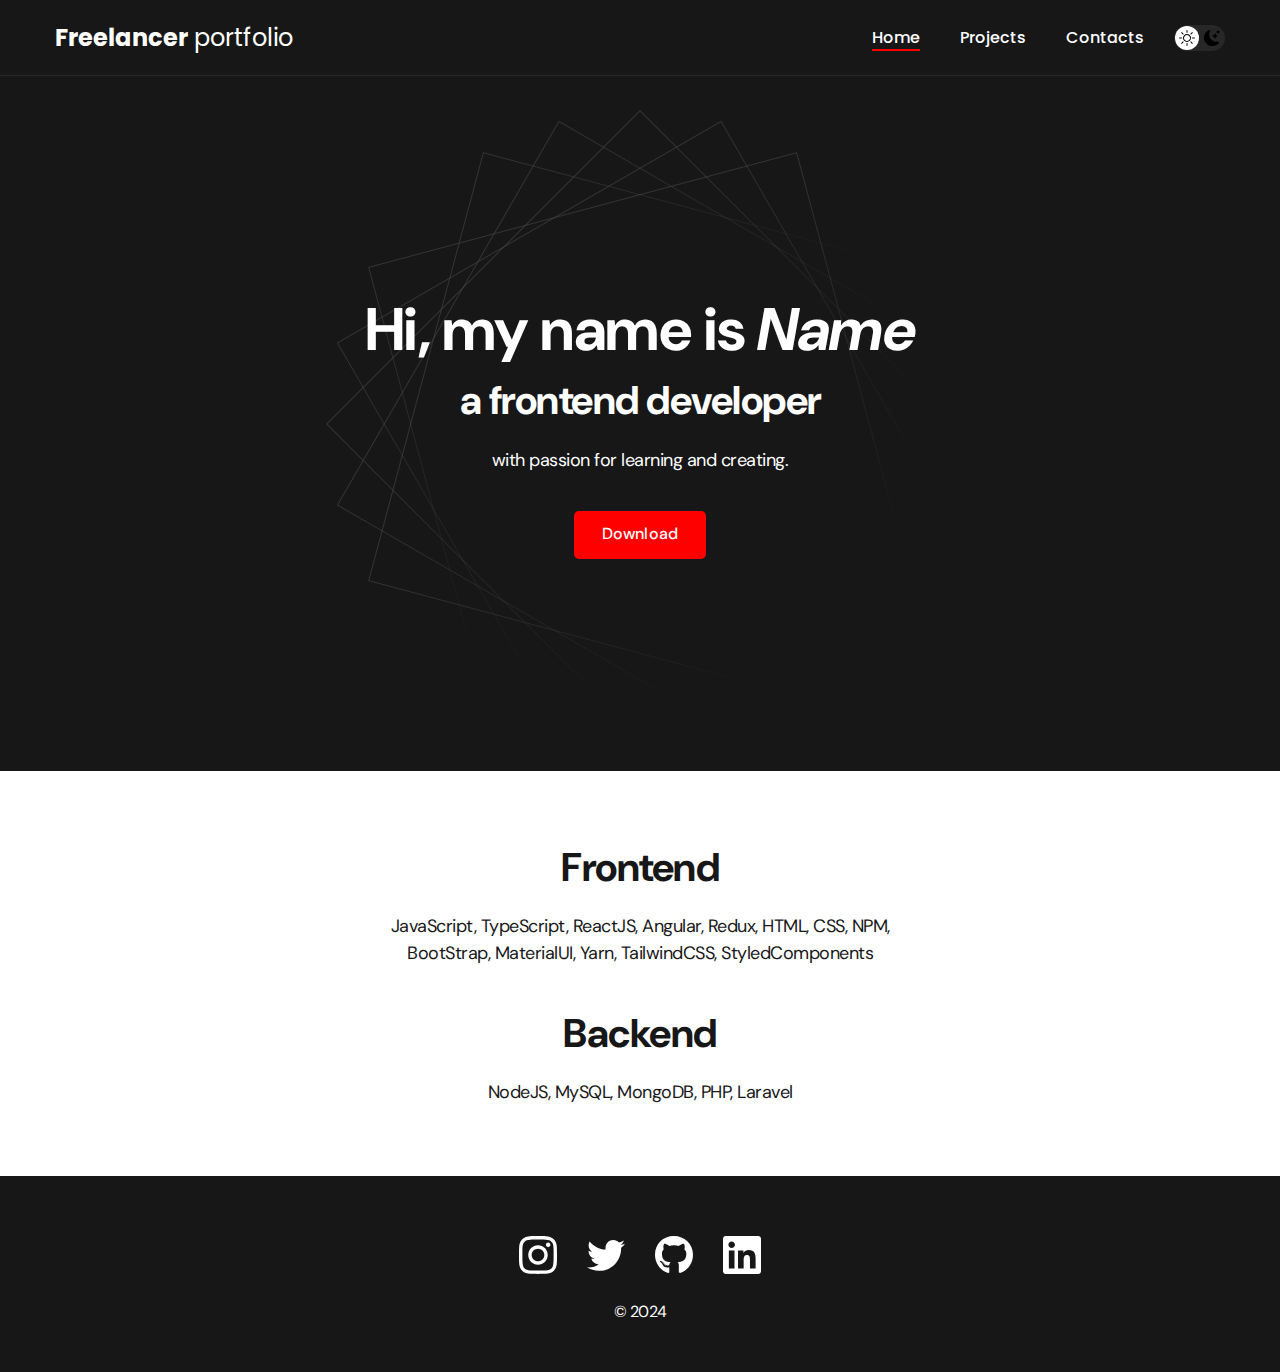
<file: index.html>
<!DOCTYPE html>
<html lang="en">
<head>
    <meta charset="UTF-8">
    <meta http-equiv="X-UA-Compatible" content="IE=edge">
    <meta name="viewport" content="width=device-width, initial-scale=1.0">
    <title>portfolio</title>
    <link rel="stylesheet" href="css/main.css">
</head>
<body>
    <nav class="nav">
        <div class="container">
            <div class="nav-row">
                <a href="./index.html" class="logo"><strong>Freelancer</strong> portfolio</a>

                <button class="dark-mode-btn">
                    <img src="img/icons/sun.svg" alt="Light mode" class="dark-mode-btn__icon">
                    <img src="img/icons/moon.svg" alt="Dark mode" class="dark-mode-btn__icon">
                </button>

                <ul class="nav-list">
                    <li class="nav-list__item"><a href="./index.html" class="nav-list__link nav-list__link--active">Home</a></li>
                    <li class="nav-list__item"><a href="./projects.html" class="nav-list__link">Projects</a></li>
                    <li class="nav-list__item"><a href="./contacts.html" class="nav-list__link">Contacts</a></li>
                </ul>
            </div>
        </div>
    </nav>

    <header class="header">

        <div class="header__wrapper">
            <h1 class="header__title">
                <strong>Hi, my name is <i>Name</i></strong><br>
                a frontend developer
            </h1>
            <div class="header__text">
                <p>with passion for learning and creating.</p>
            </div>
            <a href="#!" class="btn">Download</a>
        </div>
    </header>

    <main class="section">
        <div class="container">

                <ul class="content-list">
                    <li class="content-list__item">
                        <h2 class="title-2">Frontend</h2>
                        <p>JavaScript, TypeScript, ReactJS, Angular, Redux, HTML, CSS, NPM, BootStrap, MaterialUI, Yarn, TailwindCSS, StyledComponents</p>
                    </li>
                    <li class="content-list__item">
                        <h2 class="title-2">Backend</h2>
                        <p>NodeJS, MySQL, MongoDB, PHP, Laravel</p>
                    </li>
                </ul>

        </div>
    </main>

    <footer class="footer">
        <div class="container">
            <div class="footer__wrapper">
                <ul class="social">
                    <li class="social__item"><a href="#!"><img src="./img/icons/instagram.svg" alt="Link"></a></li>
                    <li class="social__item"><a href="#!"><img src="./img/icons/twitter.svg" alt="Link"></a></li>
                    <li class="social__item"><a href="#!"><img src="./img/icons/gitHub.svg" alt="Link"></a></li>
                    <li class="social__item"><a href="#!"><img src="./img/icons/linkedIn.svg" alt="Link"></a></li>
                </ul>
                <div class="copyright">
                    <p>© 2024</p>
                </div>
            </div>
        </div>
    </footer>

    <script src="js/main.js"></script>

</body>
</html>
</file>
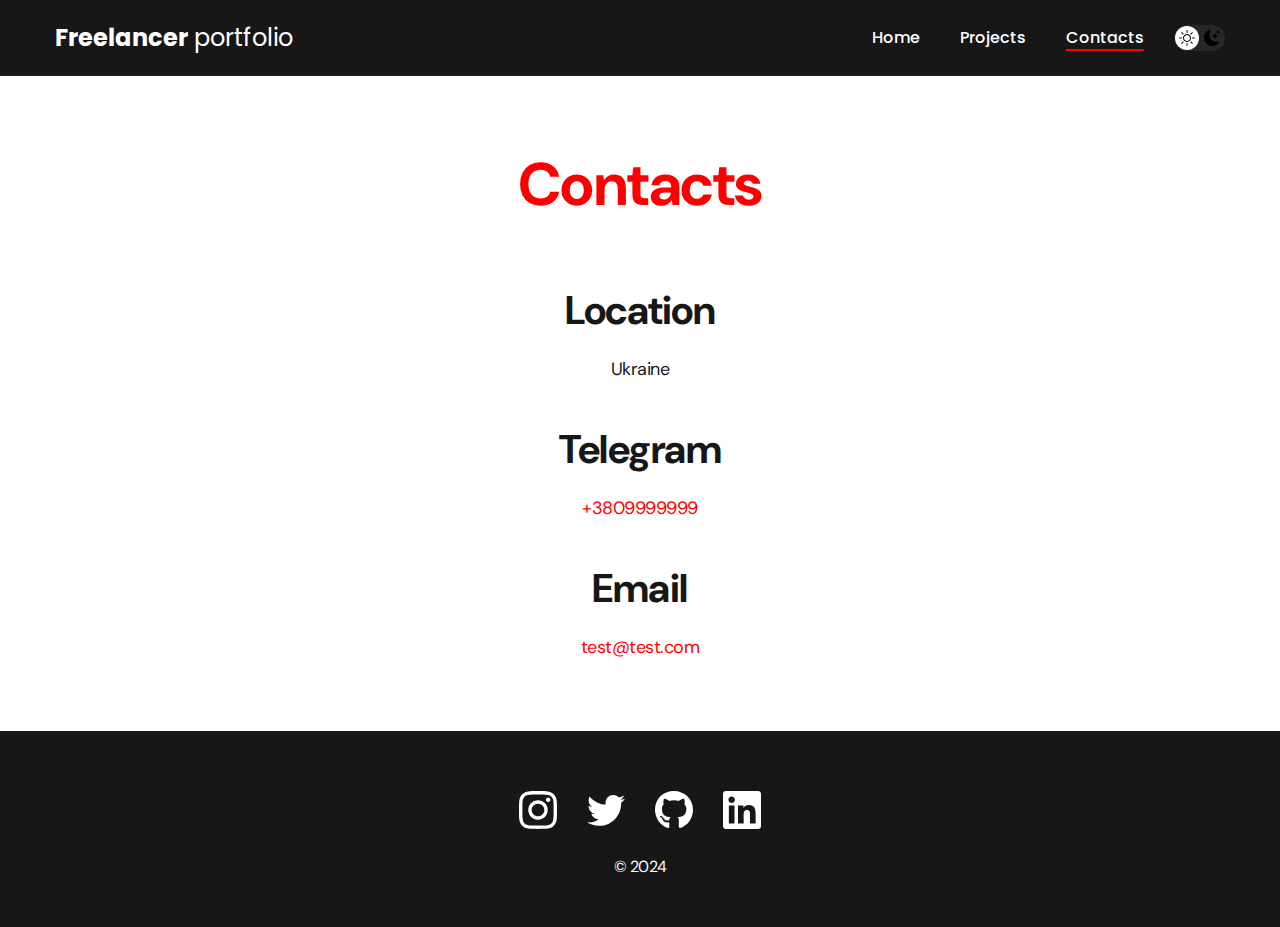
<file: contacts.html>
<!DOCTYPE html>
<html lang="en">
<head>
    <meta charset="UTF-8">
    <meta http-equiv="X-UA-Compatible" content="IE=edge">
    <meta name="viewport" content="width=device-width, initial-scale=1.0">
    <title>portfolio</title>
    <link rel="stylesheet" href="./css/main.css">
</head>
<body>
    <nav class="nav">
        <div class="container">
            <div class="nav-row">
                <a href="./index.html" class="logo"><strong>Freelancer</strong> portfolio</a>

                <button class="dark-mode-btn">
                    <img src="./img/icons/sun.svg" alt="Light mode" class="dark-mode-btn__icon">
                    <img src="./img/icons/moon.svg" alt="Dark mode" class="dark-mode-btn__icon">
                </button>

                <ul class="nav-list">
                    <li class="nav-list__item"><a href="./index.html" class="nav-list__link">Home</a></li>
                    <li class="nav-list__item"><a href="./projects.html" class="nav-list__link">Projects</a></li>
                    <li class="nav-list__item"><a href="./contacts.html" class="nav-list__link nav-list__link--active">Contacts</a></li>
                </ul>
            </div>
        </div>
    </nav>

    <main class="section">
        <div class="container">
                <h1 class="title-1">Contacts</h1>

                <ul class="content-list">
                    <li class="content-list__item">
                        <h2 class="title-2">Location</h2>
                        <p>Ukraine</p>
                    </li>
                    <li class="content-list__item">
                        <h2 class="title-2">Telegram </h2>
                        <p><a href="tel:+3809999999">+3809999999</a></p>
                    </li>
                    <li class="content-list__item">
                        <h2 class="title-2">Email</h2>
                        <p><a href="">test@test.com</a></p>
                    </li>
                </ul>

        </div>
    </main>

    <footer class="footer">
        <div class="container">
            <div class="footer__wrapper">
                <ul class="social">
                    <li class="social__item"><a href="#!"><img src="./img/icons/instagram.svg" alt="Link"></a></li>
                    <li class="social__item"><a href="#!"><img src="./img/icons/twitter.svg" alt="Link"></a></li>
                    <li class="social__item"><a href="#!"><img src="./img/icons/gitHub.svg" alt="Link"></a></li>
                    <li class="social__item"><a href="#!"><img src="./img/icons/linkedIn.svg" alt="Link"></a></li>
                </ul>
                <div class="copyright">
                    <p>© 2024</p>
                </div>
            </div>
        </div>
    </footer>

    <script src="js/main.js"></script>

</body>
</html>
</file>
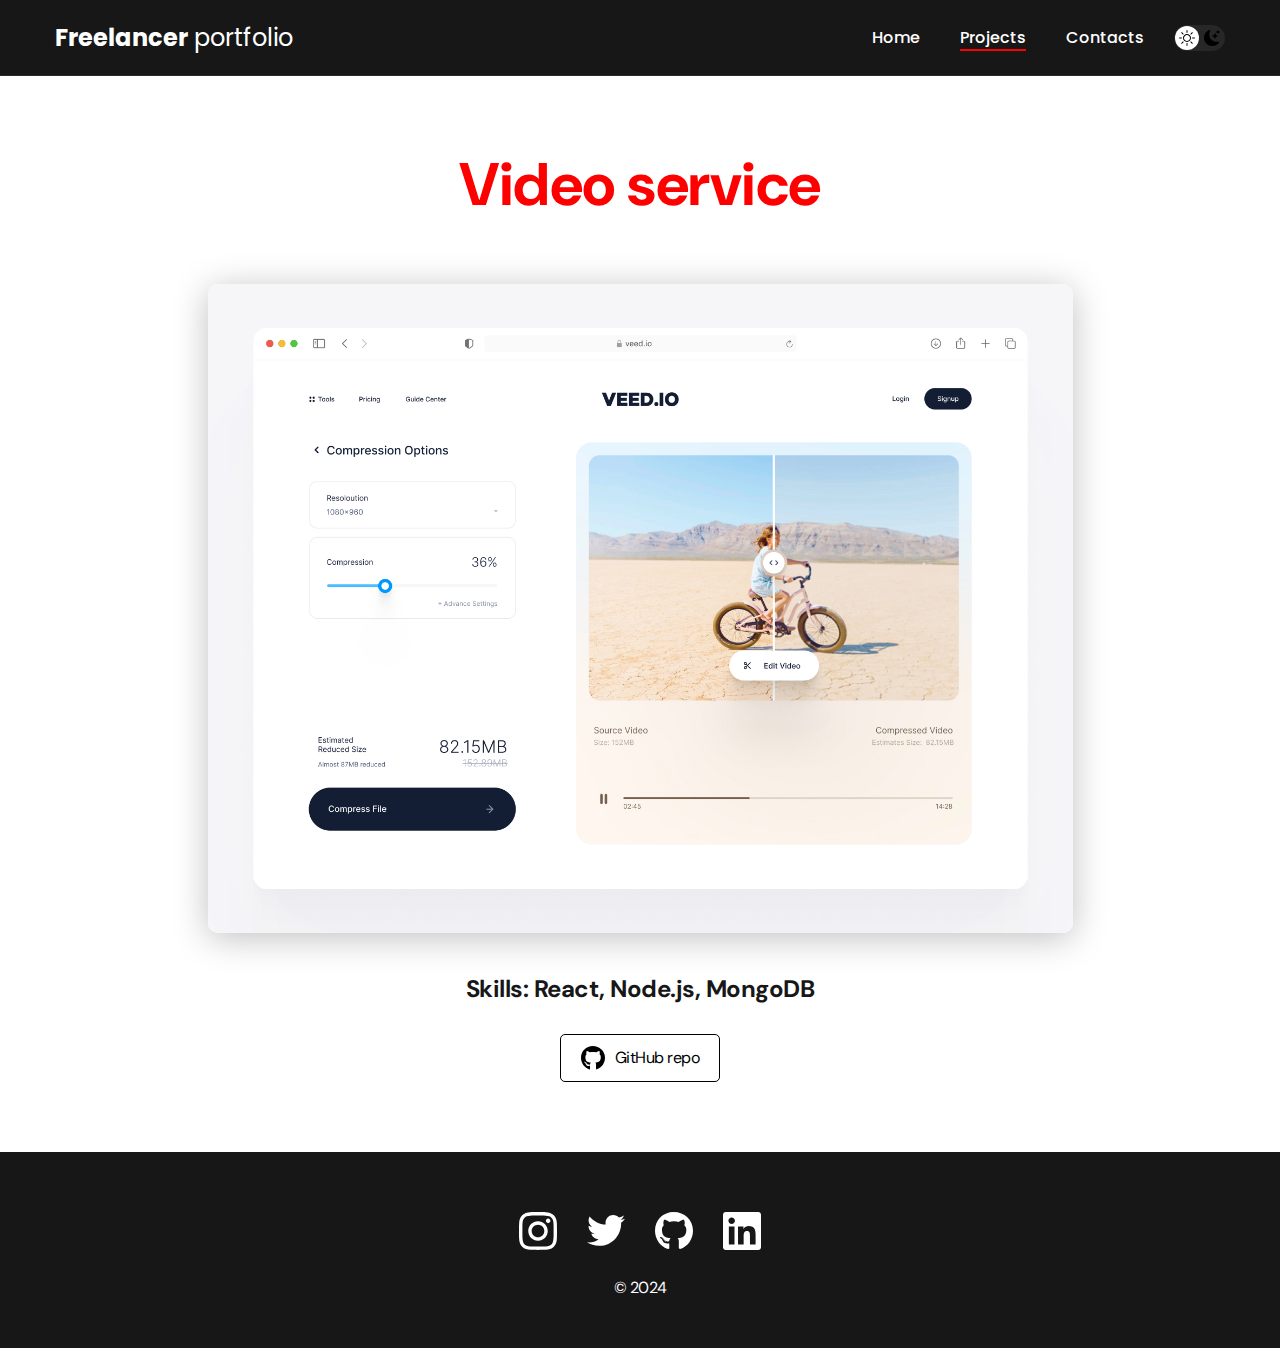
<file: project-page.html>
<!DOCTYPE html>
<html lang="en">
<head>
    <meta charset="UTF-8">
    <meta http-equiv="X-UA-Compatible" content="IE=edge">
    <meta name="viewport" content="width=device-width, initial-scale=1.0">
    <title>portfolio</title>
    <link rel="stylesheet" href="./css/main.css">
</head>
<body>
    <nav class="nav">
        <div class="container">
            <div class="nav-row">
                <a href="./index.html" class="logo"><strong>Freelancer</strong> portfolio</a>

                <button class="dark-mode-btn">
                    <img src="./img/icons/sun.svg" alt="Light mode" class="dark-mode-btn__icon">
                    <img src="./img/icons/moon.svg" alt="Dark mode" class="dark-mode-btn__icon">
                </button>

                <ul class="nav-list">
                    <li class="nav-list__item"><a href="./index.html" class="nav-list__link ">Home</a></li>
                    <li class="nav-list__item"><a href="./projects.html" class="nav-list__link nav-list__link--active">Projects</a></li>
                    <li class="nav-list__item"><a href="./contacts.html" class="nav-list__link">Contacts</a></li>
                </ul>
            </div>
        </div>
    </nav>

    <main class="section">
        <div class="container">
            <div class="project-details">

                <h1 class="title-1">Video service</h1>

                <img src="./img/projects/02-big.jpg" alt="" class="project-details__cover">

                <div class="project-details__desc">
                    <p>Skills: React, Node.js, MongoDB</p>
                </div>

                <a href="#!" class="btn-outline">
                    <img src="./img/icons/gitHub-black.svg" alt="">
                    GitHub repo
                </a>

            </div>
        </div>
    </main>

    <footer class="footer">
        <div class="container">
            <div class="footer__wrapper">
                <ul class="social">
                    <li class="social__item"><a href="#!"><img src="./img/icons/instagram.svg" alt="Link"></a></li>
                    <li class="social__item"><a href="#!"><img src="./img/icons/twitter.svg" alt="Link"></a></li>
                    <li class="social__item"><a href="#!"><img src="./img/icons/gitHub.svg" alt="Link"></a></li>
                    <li class="social__item"><a href="#!"><img src="./img/icons/linkedIn.svg" alt="Link"></a></li>
                </ul>
                <div class="copyright">
                    <p>© 2024</p>
                </div>
            </div>
        </div>
    </footer>

    <script src="js/main.js"></script>

</body>
</html>
</file>
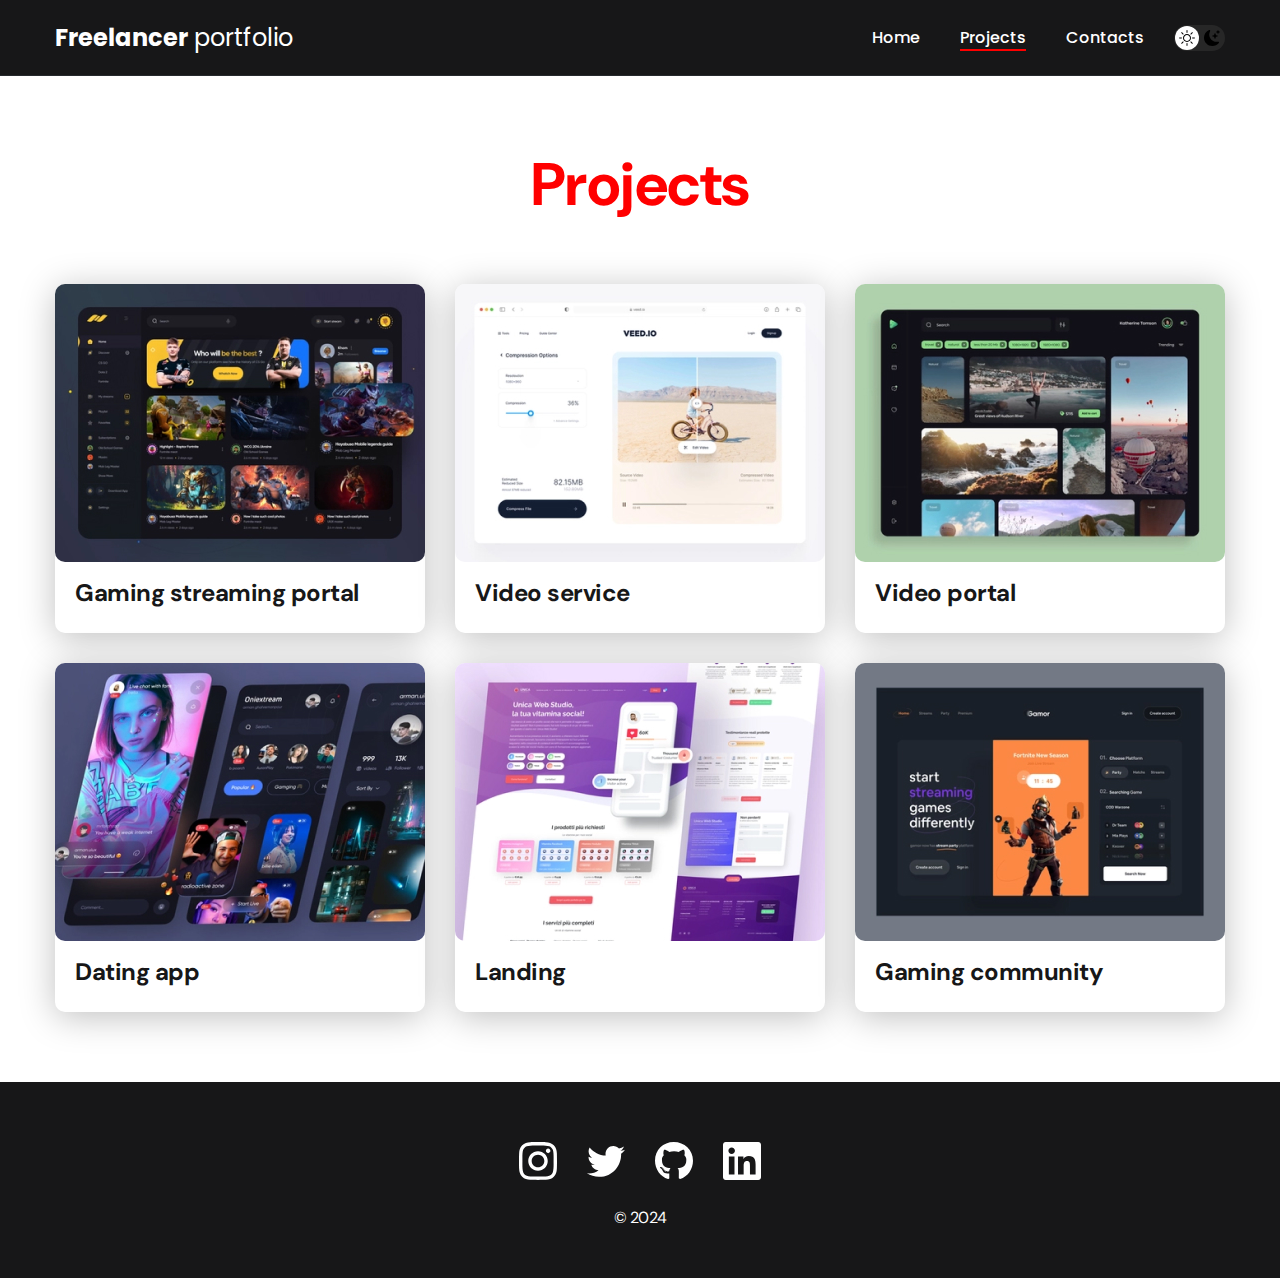
<file: projects.html>
<!DOCTYPE html>
<html lang="en">
<head>
    <meta charset="UTF-8">
    <meta http-equiv="X-UA-Compatible" content="IE=edge">
    <meta name="viewport" content="width=device-width, initial-scale=1.0">
    <title>portfolio</title>
    <link rel="stylesheet" href="css/main.css">
</head>
<body>
    <nav class="nav">
        <div class="container">
            <div class="nav-row">
                <a href="./index.html" class="logo"><strong>Freelancer</strong> portfolio</a>

                <button class="dark-mode-btn">
                    <img src="./img/icons/sun.svg" alt="Light mode" class="dark-mode-btn__icon">
                    <img src="./img/icons/moon.svg" alt="Dark mode" class="dark-mode-btn__icon">
                </button>

                <ul class="nav-list">
                    <li class="nav-list__item"><a href="./index.html" class="nav-list__link ">Home</a></li>
                    <li class="nav-list__item"><a href="./projects.html" class="nav-list__link nav-list__link--active">Projects</a></li>
                    <li class="nav-list__item"><a href="./contacts.html" class="nav-list__link">Contacts</a></li>
                </ul>
            </div>
        </div>
    </nav>

 <main class="section">
        <div class="container">
            <h2 class="title-1">Projects</h2>
            <ul class="projects">
                <li class="project">
                    <a href="./project-page.html">
                        <img src="./img/projects/01.jpg" alt="Project img" class="project__img">
                        <h3 class="project__title">Gaming streaming portal</h3>
                    </a>
                </li>
                <li class="project">
                    <a href="./project-page.html">
                        <img src="./img/projects/02.jpg" alt="Project img" class="project__img">
                        <h3 class="project__title">Video service</h3>
                    </a>
                </li>
                <li class="project">
                    <a href="./project-page.html">
                        <img src="./img/projects/03.jpg" alt="Project img" class="project__img">
                        <h3 class="project__title">Video portal</h3>
                    </a>
                </li>

                <li class="project">
                    <img src="./img/projects/04.jpg" alt="Project img" class="project__img">
                    <h3 class="project__title">Dating app</h3>
                </li>
                <li class="project">
                    <img src="./img/projects/05.jpg" alt="Project img" class="project__img">
                    <h3 class="project__title">Landing</h3>
                </li>
                <li class="project">
                    <img src="./img/projects/06.jpg" alt="Project img" class="project__img">
                    <h3 class="project__title">Gaming community</h3>
                </li>

            </ul>
        </div>
    </main>
    <footer class="footer">
        <div class="container">
            <div class="footer__wrapper">
                <ul class="social">
                    <li class="social__item"><a href="#!"><img src="./img/icons/instagram.svg" alt="Link"></a></li>
                    <li class="social__item"><a href="#!"><img src="./img/icons/twitter.svg" alt="Link"></a></li>
                    <li class="social__item"><a href="#!"><img src="./img/icons/gitHub.svg" alt="Link"></a></li>
                    <li class="social__item"><a href="#!"><img src="./img/icons/linkedIn.svg" alt="Link"></a></li>
                </ul>
                <div class="copyright">
                    <p>© 2024</p>
                </div>
            </div>
        </div>
    </footer>

    <script src="js/main.js"></script>

</body>
</html>
</file>
<file: css/main.css>
@import './reset.css';
@import url('https://fonts.googleapis.com/css2?family=DM+Sans:wght@400;500;700&family=Poppins:wght@400;500;700&display=swap');

:root {
	/* Colors */
	--blackpure: #000;
	--black: #171718;
	--black-border: #26292d;
	--white: #fff;
	--purple: red;

	/* Nav */
	--nav-bg: var(--black);
	--nav-border: var(--black-border);
	--nav-text: var(--white);

	/* Header */
	--header-bg: var(--black);
	--header-text: var(--white);

	/* Footer */
	--footer-bg: var(--black);
	--footer-text: var(--white);

	/* Light mode */
	--page-bg: var(--white);
	--text-color: var(--black);
	--accent: var(--purple);
	--title-1: var(--accent);

	--project-card-bg: var(--white);
	--project-card-text: var(--black);
	--box-shadow: 0px 5px 35px rgba(0, 0, 0, 0.25);
}

.dark {
	/* Dark mode */
	--page-bg: #252526;
	--text-color: var(--white);

	--title-1: var(--white);

	--project-card-bg: var(--black);
	--project-card-text: var(--white);
	--box-shadow: 0px 5px 35px rgba(0, 0, 0, 0.8);
}

html,
body {
	display: flex;
	flex-direction: column;
	min-height: 100vh;

	font-family: 'DM Sans', sans-serif;
	letter-spacing: -0.5px;

	/* Light mode */
	background-color: var(--page-bg);
	color: var(--text-color);
}

/* General */

.container {
	margin: 0 auto;
	padding: 0 15px;
	max-width: 1200px;
}

.none {
	display: none !important;
}

.section {
	padding: 70px 0;
}

.title-1 {
	margin-bottom: 60px;

	font-size: 60px;
	font-weight: 700;
	line-height: 1.3;
	color: var(--title-1);
	text-align: center;
}

.title-2 {
	margin-bottom: 20px;

	font-size: 40px;
	font-weight: 700;
	line-height: 1.3;
}

/* Nav */

.nav {
	padding: 20px 0;
	background-color: var(--nav-bg);
	border-bottom: 1px solid var(--nav-border);
	color: var(--nav-text);
	letter-spacing: normal;
}

.nav-row {
	display: flex;
	justify-content: flex-end;
	align-items: center;
	column-gap: 30px;
	row-gap: 20px;
	flex-wrap: wrap;
}

.logo {
	margin-right: auto;
	color: var(--nav-text);
	font-size: 24px;
	font-family: 'Poppins', sans-serif;
}

.logo strong {
	font-weight: 700;
}

.nav-list {
	display: flex;
	flex-wrap: wrap;
	row-gap: 10px;
	align-items: center;
	column-gap: 40px;
	font-size: 16px;
	font-weight: 500;
	font-family: 'Poppins', sans-serif;
}

.nav-list__link {
	color: var(--nav-text);
	transition: opacity 0.2s ease-in;
}

.nav-list__link:hover {
	opacity: 0.8;
}

.nav-list__link--active {
	position: relative;
}

.nav-list__link--active::before {
	content: '';

	position: absolute;
	left: 0;
	top: 100%;

	display: block;
	height: 2px;
	width: 100%;
	background-color: var(--accent);
}

/* Dark mode btn */

.dark-mode-btn {
	order: 9;

	position: relative;
	display: flex;
	justify-content: space-between;

	width: 51px;
	height: 26px;
	padding: 5px;

	border-radius: 50px;
	background-color: #272727;
}

.dark-mode-btn::before {
	content: '';

	position: absolute;
	top: 1px;
	left: 1px;

	display: block;
	width: 24px;
	height: 24px;

	border-radius: 50%;
	background-color: #fff;

	transition: left 0.2s ease-in;
}

.dark-mode-btn--active::before {
	left: 26px;
}

.dark-mode-btn__icon {
	position: relative;
	z-index: 9;
}

/* Header */

.header {
	padding: 40px 0;
	min-height: 695px;

	display: flex;
	justify-content: center;
	align-items: center;

	background-color: var(--header-bg);
	background-image: url('./../img/header-bg.png');
	background-repeat: no-repeat;
	background-size: auto;
	background-position: center center;

	color: var(--header-text);
	text-align: center;
}

.header__wrapper {
	padding: 0 15px;
	max-width: 660px;
}

.header__title {
	margin-bottom: 20px;
	font-size: 40px;
	font-weight: 700;
	line-height: 1.4;
}

.header__title strong {
	font-size: 60px;
	font-weight: 700;
}

.header__title em {
	font-style: normal;
	color: var(--accent);
}

.header__text {
	margin-bottom: 40px;
	font-size: 18px;
	line-height: 1.333;
}

.header__text p + p {
	margin-top: 0.5em;
}

/* Btn */

.btn {
	display: inline-block;
	height: 48px;
	padding: 12px 28px;

	border-radius: 5px;
	background-color: var(--accent);
	color: var(--white);
	letter-spacing: 0.15px;
	font-size: 16px;
	font-weight: 500;

	transition: opacity 0.2s ease-in;
}

.btn:hover {
	opacity: 0.8;
}

.btn:active {
	position: relative;
	top: 1px;
}

/* Btn outline */

.btn-outline {
	display: flex;
	column-gap: 10px;
	align-items: center;

	height: 48px;
	padding: 12px 20px;

	border-radius: 5px;
	border: 1px solid #000;
	background-color: #fff;
	color: #000;

	transition: opacity 0.2s ease-in;
}

.btn-outline:hover {
	opacity: 0.8;
}

.btn-outline:active {
	position: relative;
	top: 1px;
}

/* Projects  */

.projects {
	display: flex;
	justify-content: center;
	flex-wrap: wrap;
	column-gap: 30px;
	row-gap: 30px;
}

.project {
	max-width: 370px;
	background-color: var(--project-card-bg);
	box-shadow: var(--box-shadow);
	border-radius: 10px;
}

.project__img {
	border-radius: 10px;
}

.project__title {
	padding: 15px 20px 25px;
	font-weight: 700;
	font-size: 24px;
	line-height: 1.3;
	color: var(--project-card-text);
}

/* Project details */

.project-details {
	margin: 0 auto;
	max-width: 865px;

	display: flex;
	flex-direction: column;
	align-items: center;

	text-align: center;
}

.project-details__cover {
	max-width: 100%;
	margin-bottom: 40px;

	box-shadow: var(--box-shadow);
	border-radius: 10px;
}

.project-details__desc {
	margin-bottom: 30px;

	font-weight: 700;
	font-size: 24px;
	line-height: 1.3;
}

/* Content list */

.content-list {
	margin: 0 auto;
	max-width: 570px;
	display: flex;
	flex-direction: column;
	align-items: center;
	row-gap: 40px;
	text-align: center;
}

.content-list a {
	color: var(--accent);
}

.content-list__item {
	font-size: 18px;
	line-height: 1.5;
}

.content-list__item p + p {
	margin-top: 0.5em;
}

/* Footer */

.footer {
	margin-top: auto;
	padding: 60px 0 50px;
	background-color: var(--footer-bg);
	color: var(--footer-text);
}

.footer__wrapper {
	display: flex;
	flex-direction: column;
	align-items: center;
	row-gap: 27px;
}

.social {
	display: flex;
	column-gap: 30px;
	align-items: center;
}

.copyright {
	font-size: 16px;
}

.copyright p + p {
	margin-top: 0.5em;
}

@media (max-width: 620px) {
	/* Header  */

	.header {
		min-height: unset;
	}

	.header__title {
		font-size: 30px;
	}

	.header__title strong {
		font-size: 40px;
	}

	/* Nav */

	.nav-row {
		justify-content: space-between;
	}

	.dark-mode-btn {
		order: 0;
	}

	/* General */

	.section {
		padding: 40px 0;
	}

	.title-1 {
		margin-bottom: 30px;
		font-size: 40px;
	}

	.title-2 {
		margin-bottom: 10px;
		font-size: 30px;
	}

	/* Projects */

	.project__title {
		font-size: 22px;
	}

	/* Project page */

	.project-details__desc {
		margin-bottom: 20px;
		font-size: 22px;
	}

	/* Content List */

	.content-list {
		row-gap: 20px;
	}

	.content-list__item {
		font-size: 16px;
	}

	/* Footer */

	.footer {
		padding: 40px 0 30px;
	}

	.footer__wrapper {
		row-gap: 20px;
	}

	/* Social */

	.social {
		column-gap: 20px;
	}

	.social__item {
		width: 28px;
	}
}
</file>
